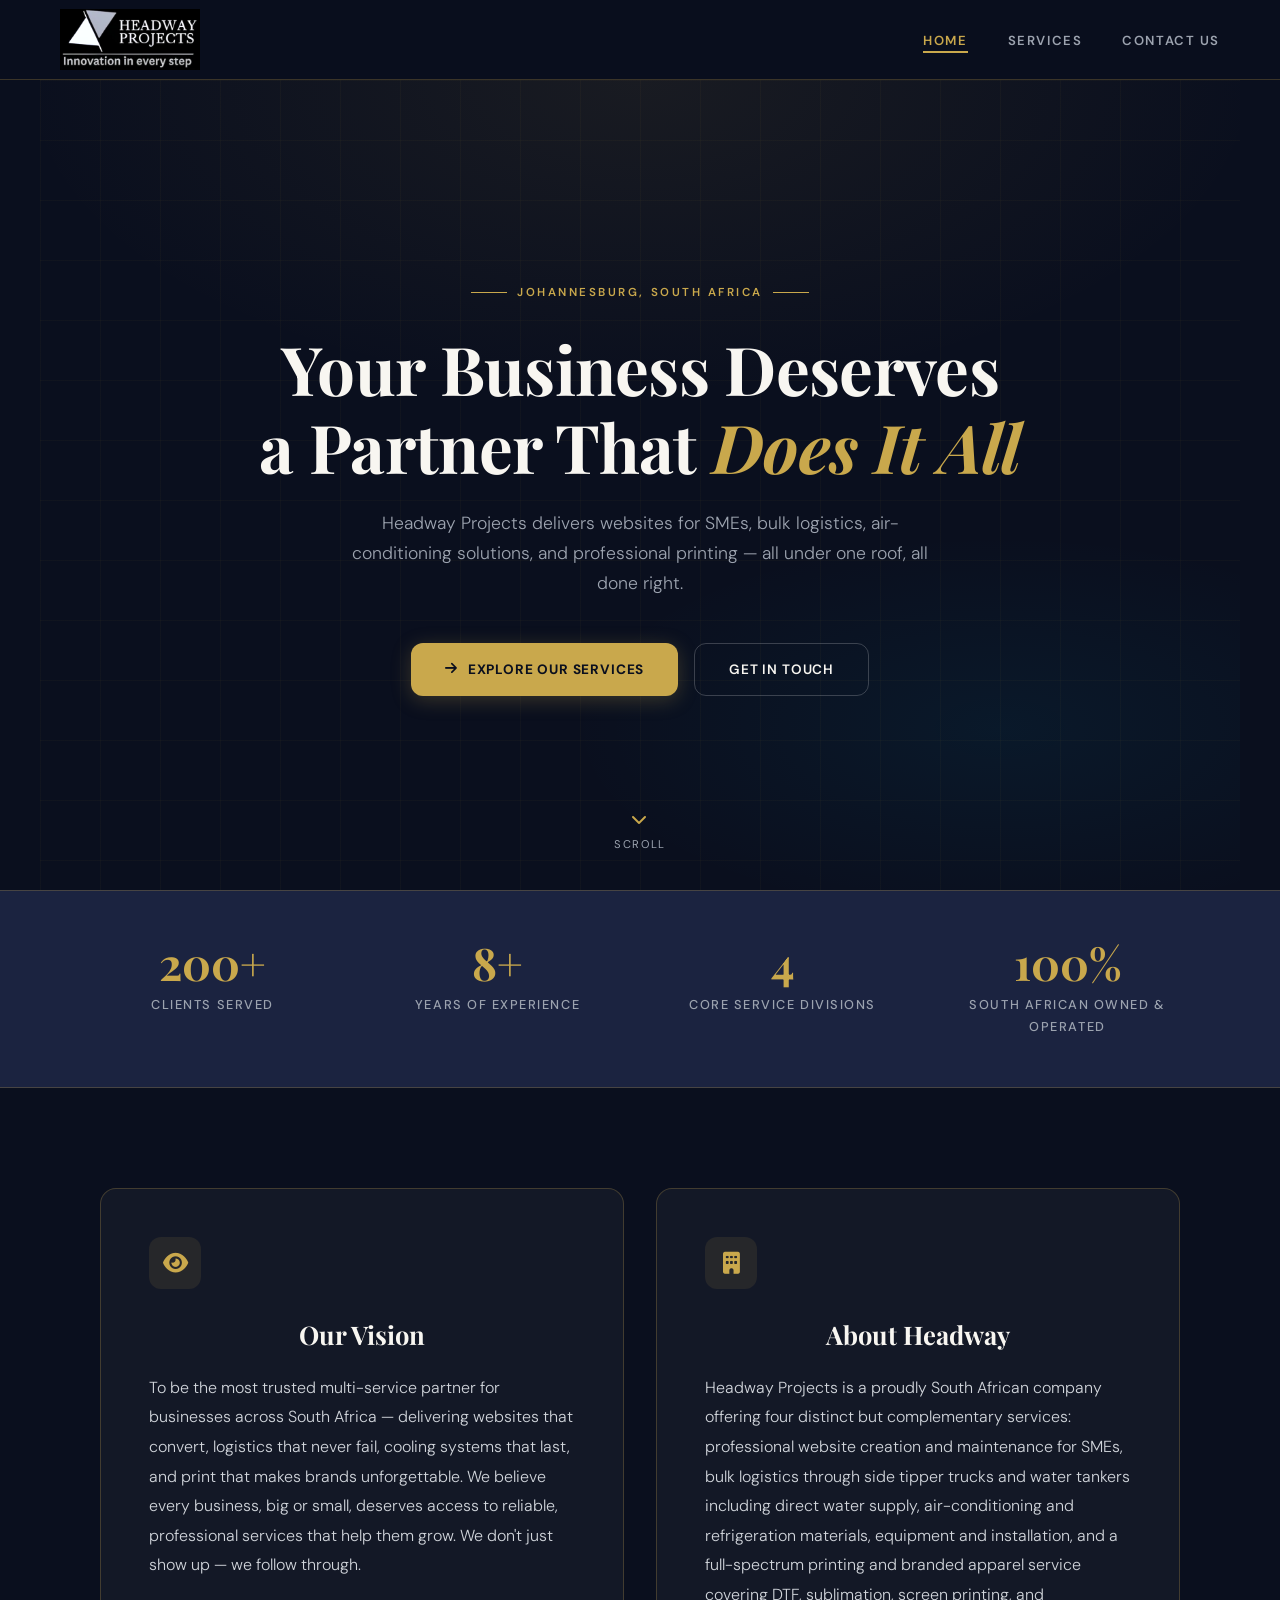
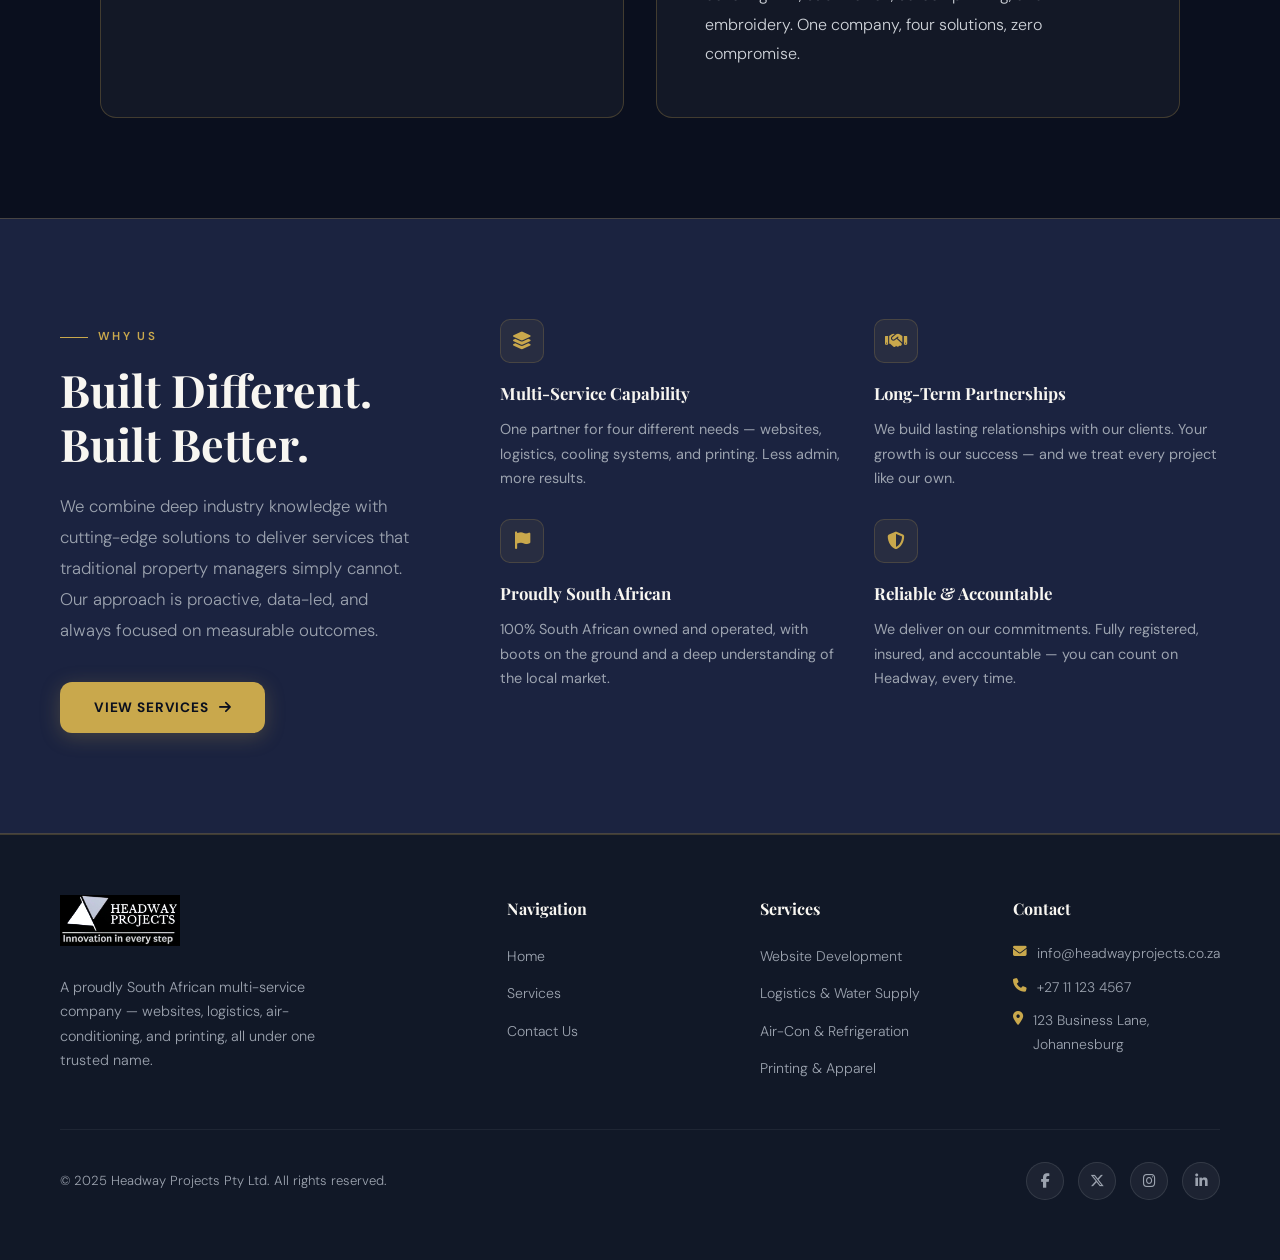
<file: index.html>
<!DOCTYPE html>
<html lang="en">
<head>
  <meta charset="UTF-8" />
  <meta name="viewport" content="width=device-width, initial-scale=1.0" />
  <title>Headway Projects Pty Ltd — Home</title>
  <link rel="stylesheet" href="headway.css" />
  <link rel="stylesheet" href="https://cdnjs.cloudflare.com/ajax/libs/font-awesome/6.5.0/css/all.min.css"/>
</head>
<body>

  <!-- ── NAVBAR ── -->
  <nav class="navbar" id="navbar">
    <img src="images/04f8b7ba-c838-48a6-9ccf-b1238453b609.jpg" class="logo" alt="Headway Projects Logo">
    <ul>
      <li><a href="index.html" class="active">Home</a></li>
      <li><a href="services.html">Services</a></li>
      <li><a href="contact.html">Contact Us</a></li>
    </ul>
  </nav>

  <!-- ── HERO ── -->
  <section class="hero">
    <div class="hero-inner">
      <div class="hero-eyebrow">
        <span></span>
        Johannesburg, South Africa
        <span></span>
      </div>
      <h1>
        Your Business Deserves<br>
        a Partner That <em>Does It All</em>
      </h1>
      <p class="hero-sub">
        Headway Projects delivers websites for SMEs, bulk logistics, air-conditioning solutions, 
        and professional printing — all under one roof, all done right.
      </p>
      <div class="hero-cta-group">
        <a href="services.html" class="btn-primary">
          <i class="fas fa-arrow-right"></i> Explore Our Services
        </a>
        <a href="contact.html" class="btn-outline">
          Get In Touch
        </a>
      </div>
    </div>
    <div class="scroll-indicator">
      <i class="fas fa-chevron-down"></i>
      Scroll
    </div>
  </section>

  <!-- ── STATS BAR ── -->
  <div class="stats-bar">
    <div class="stats-grid">
      <div class="stat-item">
        <div class="number">200+</div>
        <div class="label">Clients Served</div>
      </div>
      <div class="stat-item">
        <div class="number">8+</div>
        <div class="label">Years of Experience</div>
      </div>
      <div class="stat-item">
        <div class="number">4</div>
        <div class="label">Core Service Divisions</div>
      </div>
      <div class="stat-item">
        <div class="number">100%</div>
        <div class="label">South African Owned & Operated</div>
      </div>
    </div>
  </div>

  <!-- ── VISION & ABOUT CARDS ── -->
  <div class="cards-section">
    <div class="info-card">
      <div class="card-icon">
        <i class="fas fa-eye"></i>
      </div>
      <h2 style="text-align:center;">Our Vision</h2>
      <p style="color:#D1D5DB; font-size:1rem; line-height:1.85;">
        To be the most trusted multi-service partner for businesses across South Africa —
        delivering websites that convert, logistics that never fail, cooling systems that last,
        and print that makes brands unforgettable. We believe every business, big or small,
        deserves access to reliable, professional services that help them grow. We don't just
        show up — we follow through.
      </p>
    </div>
    <div class="info-card">
      <div class="card-icon">
        <i class="fas fa-building"></i>
      </div>
      <h2 style="text-align:center;">About Headway</h2>
      <p style="color:#D1D5DB; font-size:1rem; line-height:1.85;">
        Headway Projects is a proudly South African company offering four distinct but
        complementary services: professional website creation and maintenance for SMEs,
        bulk logistics through side tipper trucks and water tankers including direct water
        supply, air-conditioning and refrigeration materials, equipment and installation,
        and a full-spectrum printing and branded apparel service covering DTF, sublimation,
        screen printing, and embroidery. One company, four solutions, zero compromise.
      </p>
    </div>
  </div>

  <!-- ── WHY CHOOSE US ── -->
  <div class="why-us">
    <div class="why-us-inner">
      <div>
        <div class="section-label"><span></span> Why Us</div>
        <h2 class="section-title">Built Different.<br>Built Better.</h2>
        <p class="section-body">
          We combine deep industry knowledge with cutting-edge solutions to deliver services
          that traditional property managers simply cannot. Our approach is proactive,
          data-led, and always focused on measurable outcomes.
        </p>
        <a href="services.html" class="btn-primary" style="margin-top: 36px; display:inline-flex;">
          View Services <i class="fas fa-arrow-right"></i>
        </a>
      </div>
      <div class="why-grid">
        <div class="why-item">
          <div class="why-icon"><i class="fas fa-layer-group"></i></div>
          <h4>Multi-Service Capability</h4>
          <p>One partner for four different needs — websites, logistics, cooling systems, and printing. Less admin, more results.</p>
        </div>
        <div class="why-item">
          <div class="why-icon"><i class="fas fa-handshake"></i></div>
          <h4>Long-Term Partnerships</h4>
          <p>We build lasting relationships with our clients. Your growth is our success — and we treat every project like our own.</p>
        </div>
        <div class="why-item">
          <div class="why-icon"><i class="fas fa-flag"></i></div>
          <h4>Proudly South African</h4>
          <p>100% South African owned and operated, with boots on the ground and a deep understanding of the local market.</p>
        </div>
        <div class="why-item">
          <div class="why-icon"><i class="fas fa-shield-halved"></i></div>
          <h4>Reliable & Accountable</h4>
          <p>We deliver on our commitments. Fully registered, insured, and accountable — you can count on Headway, every time.</p>
        </div>
      </div>
    </div>
  </div>

  <!-- ── FOOTER ── -->
  <footer class="footer">
    <div class="footer-inner">
      <div class="footer-brand">
        <img src="images/04f8b7ba-c838-48a6-9ccf-b1238453b609.jpg" alt="Headway Projects Logo">
        <p>A proudly South African multi-service company — websites, logistics, air-conditioning, and printing, all under one trusted name.</p>
      </div>
      <div class="footer-col">
        <h4>Navigation</h4>
        <ul>
          <li><a href="headway.html">Home</a></li>
          <li><a href="services.html">Services</a></li>
          <li><a href="contact.html">Contact Us</a></li>
        </ul>
      </div>
      <div class="footer-col">
        <h4>Services</h4>
        <ul>
          <li><a href="services.html">Website Development</a></li>
          <li><a href="services.html">Logistics & Water Supply</a></li>
          <li><a href="services.html">Air-Con & Refrigeration</a></li>
          <li><a href="services.html">Printing & Apparel</a></li>
        </ul>
      </div>
      <div class="footer-col">
        <h4>Contact</h4>
        <ul class="footer-contact-list">
          <li><i class="fas fa-envelope"></i> info@headwayprojects.co.za</li>
          <li><i class="fas fa-phone"></i> +27 11 123 4567</li>
          <li><i class="fas fa-location-dot"></i> 123 Business Lane, Johannesburg</li>
        </ul>
      </div>
    </div>
    <div class="footer-bottom">
      <p>&copy; 2025 Headway Projects Pty Ltd. All rights reserved.</p>
      <div class="social-icons">
        <a href="#" aria-label="Facebook"><i class="fab fa-facebook-f"></i></a>
        <a href="#" aria-label="X / Twitter"><i class="fab fa-x-twitter"></i></a>
        <a href="#" aria-label="Instagram"><i class="fab fa-instagram"></i></a>
        <a href="#" aria-label="LinkedIn"><i class="fab fa-linkedin-in"></i></a>
      </div>
    </div>
  </footer>

  <!-- ── SCRIPTS ── -->
  <script>
    // Navbar scroll effect
    const navbar = document.getElementById('navbar');
    window.addEventListener('scroll', () => {
      navbar.classList.toggle('scrolled', window.scrollY > 40);
    });

    // Scroll-reveal animation (Intersection Observer)
    const revealEls = document.querySelectorAll('.info-card, .why-item, .stat-item');
    const observer = new IntersectionObserver((entries) => {
      entries.forEach((entry, i) => {
        if (entry.isIntersecting) {
          setTimeout(() => {
            entry.target.style.opacity = '1';
            entry.target.style.transform = 'translateY(0)';
          }, i * 100);
          observer.unobserve(entry.target);
        }
      });
    }, { threshold: 0.15 });

    revealEls.forEach(el => {
      el.style.opacity = '0';
      el.style.transform = 'translateY(24px)';
      el.style.transition = 'opacity 0.6s ease, transform 0.6s ease';
      observer.observe(el);
    });
  </script>

</body>

</html>
</file>
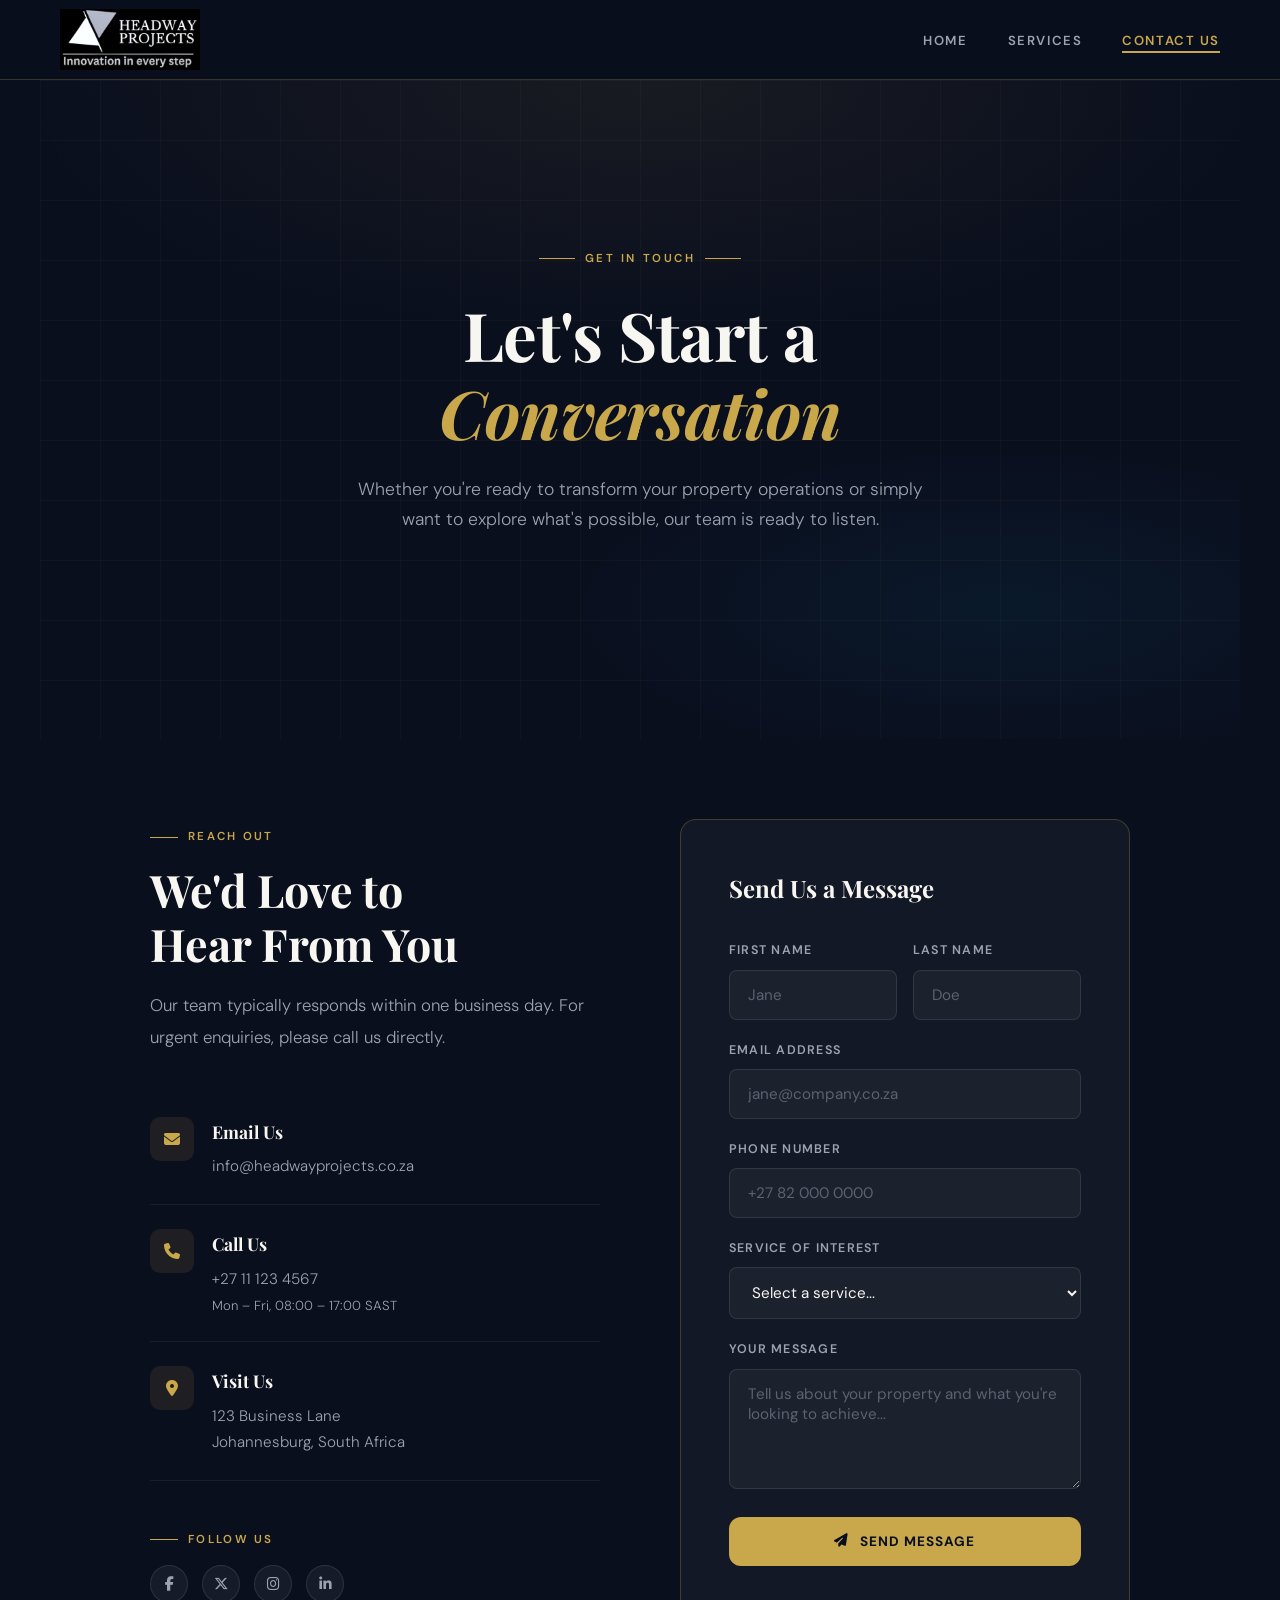
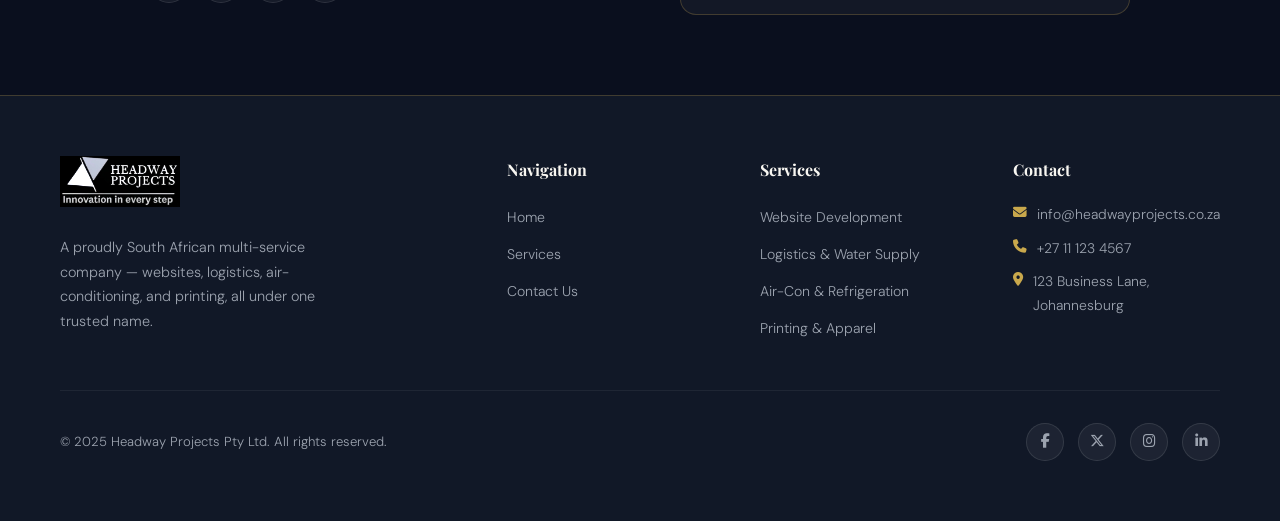
<file: services.html>
<!DOCTYPE html>
<html lang="en">
<head>
  <meta charset="UTF-8" />
  <meta name="viewport" content="width=device-width, initial-scale=1.0"/>
  <title>Contact Us — Headway Projects Pty Ltd</title>
  <link rel="stylesheet" href="headway.css" />
  <link rel="stylesheet" href="https://cdnjs.cloudflare.com/ajax/libs/font-awesome/6.5.0/css/all.min.css"/>
</head>
<body>

  <!-- ── NAVBAR ── -->
  <nav class="navbar" id="navbar">
    <img src="images/04f8b7ba-c838-48a6-9ccf-b1238453b609.jpg" class="logo" alt="Headway Projects Logo">
    <ul>
      <li><a href="index.html">Home</a></li>
      <li><a href="services.html">Services</a></li>
      <li><a href="contact.html" class="active">Contact Us</a></li>
    </ul>
  </nav>

  <!-- ── HERO ── -->
  <section class="hero services-hero">
    <div class="hero-inner">
      <div class="hero-eyebrow"><span></span> Get In Touch <span></span></div>
      <h1>Let's Start a<br><em>Conversation</em></h1>
      <p class="hero-sub">
        Whether you're ready to transform your property operations or simply want to explore 
        what's possible, our team is ready to listen.
      </p>
    </div>
  </section>

  <!-- ── CONTACT SECTION ── -->
  <div class="contact-section">

    <!-- Left: Info -->
    <div class="contact-info">
      <div class="section-label"><span></span> Reach Out</div>
      <h2 class="section-title">We'd Love to<br>Hear From You</h2>
      <p class="section-body" style="margin-bottom: 40px;">
        Our team typically responds within one business day. 
        For urgent enquiries, please call us directly.
      </p>

      <div class="contact-item">
        <div class="contact-item-icon"><i class="fas fa-envelope"></i></div>
        <div>
          <h3>Email Us</h3>
          <p>info@headwayprojects.co.za</p>
        </div>
      </div>
      <div class="contact-item">
        <div class="contact-item-icon"><i class="fas fa-phone"></i></div>
        <div>
          <h3>Call Us</h3>
          <p>+27 11 123 4567</p>
          <p style="font-size:0.82rem; margin-top:2px;">Mon – Fri, 08:00 – 17:00 SAST</p>
        </div>
      </div>
      <div class="contact-item">
        <div class="contact-item-icon"><i class="fas fa-location-dot"></i></div>
        <div>
          <h3>Visit Us</h3>
          <p>123 Business Lane<br>Johannesburg, South Africa</p>
        </div>
      </div>

      <div style="margin-top: 40px;">
        <div class="section-label" style="margin-bottom: 16px;"><span></span> Follow Us</div>
        <div class="social-icons" style="justify-content:flex-start;">
          <a href="#" aria-label="Facebook"><i class="fab fa-facebook-f"></i></a>
          <a href="#" aria-label="X / Twitter"><i class="fab fa-x-twitter"></i></a>
          <a href="#" aria-label="Instagram"><i class="fab fa-instagram"></i></a>
          <a href="#" aria-label="LinkedIn"><i class="fab fa-linkedin-in"></i></a>
        </div>
      </div>
    </div>

    <!-- Right: Form -->
    <div class="contact-form-wrapper">
      <h3>Send Us a Message</h3>
      <form id="contactForm" novalidate>

        <div class="form-row">
          <div class="form-group">
            <label for="firstName">First Name</label>
            <input type="text" id="firstName" name="firstName" placeholder="Jane" required />
          </div>
          <div class="form-group">
            <label for="lastName">Last Name</label>
            <input type="text" id="lastName" name="lastName" placeholder="Doe" required />
          </div>
        </div>

        <div class="form-group">
          <label for="email">Email Address</label>
          <input type="email" id="email" name="email" placeholder="jane@company.co.za" required />
        </div>

        <div class="form-group">
          <label for="phone">Phone Number</label>
          <input type="tel" id="phone" name="phone" placeholder="+27 82 000 0000" />
        </div>

        <div class="form-group">
          <label for="service">Service of Interest</label>
          <select id="service" name="service">
            <option value="" disabled selected>Select a service...</option>
            <option>Website Creation & Maintenance</option>
            <option>Logistics — Side Tipper Trucks</option>
            <option>Logistics — Water Tanker & Supply</option>
            <option>Air-Conditioning Supply & Installation</option>
            <option>Refrigeration Supply & Installation</option>
            <option>DTF Printing</option>
            <option>Sublimation Printing</option>
            <option>Screen Printing</option>
            <option>Embroidery</option>
            <option>Blank / Printed T-Shirts Supply</option>
            <option>General Enquiry</option>
          </select>
        </div>

        <div class="form-group">
          <label for="message">Your Message</label>
          <textarea id="message" name="message" placeholder="Tell us about your property and what you're looking to achieve..." required></textarea>
        </div>

        <button type="submit" class="btn-submit">
          <i class="fas fa-paper-plane"></i> Send Message
        </button>

        <div class="form-success" id="formSuccess">
          <i class="fas fa-circle-check" style="font-size:2rem; margin-bottom:12px; display:block;"></i>
          Thank you! We'll be in touch within one business day.
        </div>
      </form>
    </div>

  </div>

  <!-- ── FOOTER ── -->
  <footer class="footer">
    <div class="footer-inner">
      <div class="footer-brand">
        <img src="images/04f8b7ba-c838-48a6-9ccf-b1238453b609.jpg" alt="Headway Projects Logo">
        <p>A proudly South African multi-service company — websites, logistics, air-conditioning, and printing, all under one trusted name.</p>
      </div>
      <div class="footer-col">
        <h4>Navigation</h4>
        <ul>
          <li><a href="headway.html">Home</a></li>
          <li><a href="services.html">Services</a></li>
          <li><a href="contact.html">Contact Us</a></li>
        </ul>
      </div>
      <div class="footer-col">
        <h4>Services</h4>
        <ul>
          <li><a href="services.html">Website Development</a></li>
          <li><a href="services.html">Logistics & Water Supply</a></li>
          <li><a href="services.html">Air-Con & Refrigeration</a></li>
          <li><a href="services.html">Printing & Apparel</a></li>
        </ul>
      </div>
      <div class="footer-col">
        <h4>Contact</h4>
        <ul class="footer-contact-list">
          <li><i class="fas fa-envelope"></i> info@headwayprojects.co.za</li>
          <li><i class="fas fa-phone"></i> +27 11 123 4567</li>
          <li><i class="fas fa-location-dot"></i> 123 Business Lane, Johannesburg</li>
        </ul>
      </div>
    </div>
    <div class="footer-bottom">
      <p>&copy; 2025 Headway Projects Pty Ltd. All rights reserved.</p>
      <div class="social-icons">
        <a href="#" aria-label="Facebook"><i class="fab fa-facebook-f"></i></a>
        <a href="#" aria-label="X / Twitter"><i class="fab fa-x-twitter"></i></a>
        <a href="#" aria-label="Instagram"><i class="fab fa-instagram"></i></a>
        <a href="#" aria-label="LinkedIn"><i class="fab fa-linkedin-in"></i></a>
      </div>
    </div>
  </footer>

  <!-- ── TOAST ── -->
  <div class="toast" id="toast">
    <i class="fas fa-circle-check"></i>
    <span>Message sent! We'll be in touch soon.</span>
  </div>

  <script>
    // Navbar scroll
    const navbar = document.getElementById('navbar');
    window.addEventListener('scroll', () => {
      navbar.classList.toggle('scrolled', window.scrollY > 40);
    });

    // Form submission
    const form = document.getElementById('contactForm');
    const toast = document.getElementById('toast');
    const success = document.getElementById('formSuccess');

    form.addEventListener('submit', (e) => {
      e.preventDefault();

      // Basic validation
      const required = form.querySelectorAll('[required]');
      let valid = true;
      required.forEach(el => {
        if (!el.value.trim()) {
          el.style.borderColor = '#ef4444';
          valid = false;
        } else {
          el.style.borderColor = '';
        }
      });

      if (!valid) return;

      // Simulate send
      const btn = form.querySelector('.btn-submit');
      btn.innerHTML = '<i class="fas fa-spinner fa-spin"></i> Sending...';
      btn.style.pointerEvents = 'none';

      setTimeout(() => {
        form.style.display = 'none';
        success.style.display = 'block';

        toast.classList.add('show');
        setTimeout(() => toast.classList.remove('show'), 4000);
      }, 1600);
    });

    // Scroll reveal
    const observer = new IntersectionObserver((entries) => {
      entries.forEach(entry => {
        if (entry.isIntersecting) {
          entry.target.style.opacity = '1';
          entry.target.style.transform = 'translateY(0)';
          observer.unobserve(entry.target);
        }
      });
    }, { threshold: 0.1 });

    document.querySelectorAll('.contact-item, .contact-form-wrapper').forEach(el => {
      el.style.opacity = '0';
      el.style.transform = 'translateY(24px)';
      el.style.transition = 'opacity 0.6s ease, transform 0.6s ease';
      observer.observe(el);
    });
  </script>

</body>

</html>
</file>
<file: headway.css>
/* ============================================
   HEADWAY PROJECTS PTY LTD — Stylesheet
   Aesthetic: Corporate Luxury / Refined Power
   ============================================ */

@import url('https://fonts.googleapis.com/css2?family=Playfair+Display:wght@400;600;700&family=DM+Sans:wght@300;400;500;600&display=swap');

/* ── CSS Variables ── */
:root {
  --navy:       #0A0F1E;
  --navy-mid:   #111827;
  --navy-light: #1B2340;
  --gold:       #C9A84C;
  --gold-light: #E2C07A;
  --sky:        #00B7EB;
  --white:      #F8F6F1;
  --muted:      #9CA3AF;
  --glass:      rgba(255, 255, 255, 0.04);
  --glass-border: rgba(201, 168, 76, 0.25);
  --radius:     12px;
  --transition: 0.35s cubic-bezier(0.4, 0, 0.2, 1);
}

/* ── Reset ── */
*, *::before, *::after {
  margin: 0;
  padding: 0;
  box-sizing: border-box;
}

html {
  scroll-behavior: smooth;
}

body {
  background-color: var(--navy);
  color: var(--white);
  font-family: 'DM Sans', sans-serif;
  font-weight: 400;
  line-height: 1.7;
  overflow-x: hidden;
}

/* ── Scrollbar ── */
::-webkit-scrollbar { width: 6px; }
::-webkit-scrollbar-track { background: var(--navy); }
::-webkit-scrollbar-thumb { background: var(--gold); border-radius: 4px; }

/* ── Selection ── */
::selection { background: var(--gold); color: var(--navy); }

/* ============================================
   NAVBAR
   ============================================ */
.navbar {
  position: sticky;
  top: 0;
  z-index: 1000;
  width: 100%;
  background: rgba(10, 15, 30, 0.92);
  backdrop-filter: blur(18px);
  -webkit-backdrop-filter: blur(18px);
  border-bottom: 1px solid var(--glass-border);
  padding: 0 60px;
  display: flex;
  justify-content: space-between;
  align-items: center;
  height: 80px;
  transition: box-shadow var(--transition);
}

.navbar.scrolled {
  box-shadow: 0 8px 40px rgba(0,0,0,0.4);
}

.logo {
  width: 140px;
  height: auto;
  object-fit: contain;
  filter: brightness(1.1);
  transition: transform var(--transition);
}

.logo:hover {
  transform: scale(1.04);
}

.navbar ul {
  display: flex;
  gap: 40px;
  list-style: none;
}

.navbar ul li a {
  text-decoration: none;
  color: var(--muted);
  font-family: 'DM Sans', sans-serif;
  font-size: 0.82rem;
  font-weight: 600;
  letter-spacing: 0.12em;
  text-transform: uppercase;
  position: relative;
  padding-bottom: 4px;
  transition: color var(--transition);
}

.navbar ul li a::after {
  content: '';
  position: absolute;
  bottom: 0;
  left: 0;
  width: 0;
  height: 1.5px;
  background: var(--gold);
  transition: width var(--transition);
}

.navbar ul li a:hover,
.navbar ul li a.active {
  color: var(--gold);
}

.navbar ul li a:hover::after,
.navbar ul li a.active::after {
  width: 100%;
}

/* ============================================
   HERO SECTION
   ============================================ */
.hero {
  position: relative;
  min-height: 90vh;
  display: flex;
  align-items: center;
  justify-content: center;
  overflow: hidden;
  background: var(--navy);
}

/* Animated mesh background */
.hero::before {
  content: '';
  position: absolute;
  inset: 0;
  background:
    radial-gradient(ellipse 80% 60% at 50% 0%, rgba(201,168,76,0.08) 0%, transparent 65%),
    radial-gradient(ellipse 60% 40% at 80% 80%, rgba(0,183,235,0.06) 0%, transparent 60%);
  pointer-events: none;
}

/* Grid overlay */
.hero::after {
  content: '';
  position: absolute;
  inset: 0;
  background-image:
    linear-gradient(rgba(201,168,76,0.04) 1px, transparent 1px),
    linear-gradient(90deg, rgba(201,168,76,0.04) 1px, transparent 1px);
  background-size: 60px 60px;
  pointer-events: none;
}

.hero-inner {
  position: relative;
  z-index: 2;
  text-align: center;
  padding: 60px 40px;
  max-width: 860px;
  animation: heroFade 1.2s ease both;
}

@keyframes heroFade {
  from { opacity: 0; transform: translateY(30px); }
  to   { opacity: 1; transform: translateY(0); }
}

.hero-eyebrow {
  display: inline-flex;
  align-items: center;
  gap: 10px;
  font-size: 0.72rem;
  letter-spacing: 0.22em;
  text-transform: uppercase;
  color: var(--gold);
  font-weight: 600;
  margin-bottom: 28px;
  opacity: 0;
  animation: fadeUp 0.8s 0.3s ease forwards;
}

.hero-eyebrow span {
  width: 36px;
  height: 1px;
  background: var(--gold);
  display: inline-block;
}

.hero h1 {
  font-family: 'Playfair Display', serif;
  font-size: clamp(2.4rem, 5.5vw, 4.2rem);
  font-weight: 700;
  line-height: 1.15;
  letter-spacing: -0.01em;
  color: var(--white);
  margin-bottom: 24px;
  opacity: 0;
  animation: fadeUp 0.9s 0.5s ease forwards;
}

.hero h1 em {
  font-style: italic;
  color: var(--gold);
}

.hero-sub {
  font-size: 1.1rem;
  color: var(--muted);
  max-width: 580px;
  margin: 0 auto 44px;
  font-weight: 300;
  opacity: 0;
  animation: fadeUp 0.9s 0.7s ease forwards;
}

.hero-cta-group {
  display: flex;
  gap: 16px;
  justify-content: center;
  flex-wrap: wrap;
  opacity: 0;
  animation: fadeUp 0.9s 0.9s ease forwards;
}

@keyframes fadeUp {
  from { opacity: 0; transform: translateY(20px); }
  to   { opacity: 1; transform: translateY(0); }
}

/* ── Buttons ── */
.btn-primary {
  display: inline-flex;
  align-items: center;
  gap: 10px;
  padding: 14px 34px;
  background: var(--gold);
  color: var(--navy);
  font-family: 'DM Sans', sans-serif;
  font-weight: 700;
  font-size: 0.85rem;
  letter-spacing: 0.06em;
  text-transform: uppercase;
  text-decoration: none;
  border-radius: var(--radius);
  transition: background var(--transition), transform var(--transition), box-shadow var(--transition);
  box-shadow: 0 4px 20px rgba(201,168,76,0.25);
}

.btn-primary:hover {
  background: var(--gold-light);
  transform: translateY(-2px);
  box-shadow: 0 8px 30px rgba(201,168,76,0.35);
}

.btn-outline {
  display: inline-flex;
  align-items: center;
  gap: 10px;
  padding: 14px 34px;
  background: transparent;
  color: var(--white);
  border: 1.5px solid rgba(255,255,255,0.2);
  font-family: 'DM Sans', sans-serif;
  font-weight: 600;
  font-size: 0.85rem;
  letter-spacing: 0.06em;
  text-transform: uppercase;
  text-decoration: none;
  border-radius: var(--radius);
  transition: border-color var(--transition), color var(--transition), transform var(--transition);
}

.btn-outline:hover {
  border-color: var(--gold);
  color: var(--gold);
  transform: translateY(-2px);
}

/* ── Scroll indicator ── */
.scroll-indicator {
  position: absolute;
  bottom: 36px;
  left: 50%;
  transform: translateX(-50%);
  display: flex;
  flex-direction: column;
  align-items: center;
  gap: 8px;
  color: var(--muted);
  font-size: 0.7rem;
  letter-spacing: 0.14em;
  text-transform: uppercase;
  animation: bounce 2.5s ease infinite;
  opacity: 0;
  animation: fadeIn 1s 1.5s ease forwards, bounce 2.5s 2.5s ease infinite;
}

@keyframes fadeIn { to { opacity: 1; } }

.scroll-indicator i {
  font-size: 1rem;
  color: var(--gold);
}

/* ============================================
   SECTION BASE
   ============================================ */
section {
  padding: 100px 60px;
  max-width: 1200px;
  margin: 0 auto;
}

.section-label {
  display: inline-flex;
  align-items: center;
  gap: 10px;
  font-size: 0.72rem;
  letter-spacing: 0.2em;
  text-transform: uppercase;
  color: var(--gold);
  font-weight: 600;
  margin-bottom: 16px;
}

.section-label span {
  width: 28px;
  height: 1px;
  background: var(--gold);
  display: inline-block;
}

.section-title {
  font-family: 'Playfair Display', serif;
  font-size: clamp(2rem, 3.5vw, 2.8rem);
  font-weight: 700;
  line-height: 1.2;
  color: var(--white);
  margin-bottom: 20px;
}

.section-body {
  font-size: 1.05rem;
  color: var(--muted);
  max-width: 680px;
  font-weight: 300;
  line-height: 1.85;
}

/* ============================================
   STATS BAR (homepage)
   ============================================ */
.stats-bar {
  background: var(--navy-light);
  border-top: 1px solid var(--glass-border);
  border-bottom: 1px solid var(--glass-border);
  padding: 50px 60px;
}

.stats-grid {
  max-width: 1100px;
  margin: 0 auto;
  display: grid;
  grid-template-columns: repeat(4, 1fr);
  gap: 40px;
  text-align: center;
}

.stat-item .number {
  font-family: 'Playfair Display', serif;
  font-size: 2.8rem;
  font-weight: 700;
  color: var(--gold);
  line-height: 1;
  margin-bottom: 8px;
}

.stat-item .label {
  font-size: 0.8rem;
  letter-spacing: 0.12em;
  text-transform: uppercase;
  color: var(--muted);
  font-weight: 500;
}

/* ============================================
   VISION / ABOUT CARDS (homepage)
   ============================================ */
.cards-section {
  padding: 100px 60px;
  max-width: 1200px;
  margin: 0 auto;
  display: grid;
  grid-template-columns: 1fr 1fr;
  gap: 32px;
}

.info-card {
  background: var(--glass);
  border: 1px solid var(--glass-border);
  border-radius: 16px;
  padding: 48px;
  position: relative;
  overflow: hidden;
  transition: border-color var(--transition), transform var(--transition);
}

.info-card::before {
  content: '';
  position: absolute;
  top: 0;
  left: 0;
  right: 0;
  height: 2px;
  background: linear-gradient(90deg, transparent, var(--gold), transparent);
  opacity: 0;
  transition: opacity var(--transition);
}

.info-card:hover {
  border-color: rgba(201,168,76,0.5);
  transform: translateY(-4px);
}

.info-card:hover::before {
  opacity: 1;
}

.card-icon {
  width: 52px;
  height: 52px;
  background: rgba(201,168,76,0.1);
  border-radius: 12px;
  display: flex;
  align-items: center;
  justify-content: center;
  margin-bottom: 24px;
}

.card-icon i {
  font-size: 1.4rem;
  color: var(--gold);
}

.info-card h2 {
  font-family: 'Playfair Display', serif;
  font-size: 1.6rem;
  font-weight: 700;
  color: var(--white);
  margin-bottom: 16px;
}

.info-card p {
  font-size: 1rem;
  color: var(--muted);
  line-height: 1.85;
  font-weight: 300;
}

/* ============================================
   WHY CHOOSE US (homepage)
   ============================================ */
.why-us {
  background: var(--navy-light);
  padding: 100px 60px;
  border-top: 1px solid var(--glass-border);
  border-bottom: 1px solid var(--glass-border);
}

.why-us-inner {
  max-width: 1200px;
  margin: 0 auto;
  display: grid;
  grid-template-columns: 1fr 2fr;
  gap: 80px;
  align-items: start;
}

.why-grid {
  display: grid;
  grid-template-columns: 1fr 1fr;
  gap: 28px;
}

.why-item {
  display: flex;
  flex-direction: column;
  gap: 10px;
}

.why-item .why-icon {
  width: 44px;
  height: 44px;
  background: rgba(201,168,76,0.08);
  border: 1px solid rgba(201,168,76,0.2);
  border-radius: 10px;
  display: flex;
  align-items: center;
  justify-content: center;
  margin-bottom: 6px;
}

.why-item .why-icon i {
  color: var(--gold);
  font-size: 1.1rem;
}

.why-item h4 {
  font-family: 'Playfair Display', serif;
  font-size: 1.05rem;
  color: var(--white);
}

.why-item p {
  font-size: 0.9rem;
  color: var(--muted);
  line-height: 1.7;
}

/* ============================================
   SERVICES PAGE
   ============================================ */
.services-hero {
  min-height: 45vh;
}

.services-grid-section {
  padding: 80px 60px;
  max-width: 1200px;
  margin: 0 auto;
}

.services-grid {
  display: grid;
  grid-template-columns: repeat(3, 1fr);
  gap: 28px;
  margin-top: 60px;
}

.service-card {
  background: var(--glass);
  border: 1px solid var(--glass-border);
  border-radius: 16px;
  padding: 40px 36px;
  position: relative;
  overflow: hidden;
  transition: transform var(--transition), border-color var(--transition), box-shadow var(--transition);
}

.service-card::after {
  content: '';
  position: absolute;
  bottom: 0;
  left: 0;
  right: 0;
  height: 3px;
  background: linear-gradient(90deg, var(--gold), var(--sky));
  transform: scaleX(0);
  transition: transform var(--transition);
  transform-origin: left;
}

.service-card:hover {
  transform: translateY(-6px);
  border-color: rgba(201,168,76,0.4);
  box-shadow: 0 20px 60px rgba(0,0,0,0.3);
}

.service-card:hover::after {
  transform: scaleX(1);
}

.service-num {
  font-family: 'Playfair Display', serif;
  font-size: 3rem;
  color: rgba(201,168,76,0.12);
  font-weight: 700;
  line-height: 1;
  margin-bottom: 16px;
}

.service-card h3 {
  font-family: 'Playfair Display', serif;
  font-size: 1.25rem;
  color: var(--white);
  margin-bottom: 14px;
}

.service-icon {
  width: 50px;
  height: 50px;
  background: rgba(201,168,76,0.1);
  border-radius: 12px;
  display: flex;
  align-items: center;
  justify-content: center;
  margin-bottom: 20px;
}

.service-icon i {
  color: var(--gold);
  font-size: 1.3rem;
}

.service-card p {
  font-size: 0.93rem;
  color: var(--muted);
  line-height: 1.75;
  font-weight: 300;
}

.service-tag {
  display: inline-block;
  margin-top: 20px;
  font-size: 0.72rem;
  letter-spacing: 0.12em;
  text-transform: uppercase;
  color: var(--sky);
  font-weight: 600;
}

/* ============================================
   CONTACT PAGE
   ============================================ */
.contact-section {
  padding: 80px 60px;
  max-width: 1100px;
  margin: 0 auto;
  display: grid;
  grid-template-columns: 1fr 1fr;
  gap: 80px;
  align-items: start;
}

.contact-info h3 {
  font-family: 'Playfair Display', serif;
  font-size: 1.1rem;
  color: var(--white);
  margin-bottom: 8px;
}

.contact-item {
  display: flex;
  align-items: flex-start;
  gap: 18px;
  padding: 24px 0;
  border-bottom: 1px solid rgba(255,255,255,0.06);
}

.contact-item:last-of-type {
  border-bottom: none;
}

.contact-item-icon {
  width: 44px;
  height: 44px;
  background: rgba(201,168,76,0.1);
  border-radius: 10px;
  display: flex;
  align-items: center;
  justify-content: center;
  flex-shrink: 0;
}

.contact-item-icon i {
  color: var(--gold);
  font-size: 1rem;
}

.contact-item p {
  color: var(--muted);
  font-size: 0.95rem;
  font-weight: 300;
  margin-top: 4px;
}

/* ── Contact Form ── */
.contact-form-wrapper {
  background: var(--glass);
  border: 1px solid var(--glass-border);
  border-radius: 16px;
  padding: 48px;
}

.contact-form-wrapper h3 {
  font-family: 'Playfair Display', serif;
  font-size: 1.5rem;
  color: var(--white);
  margin-bottom: 32px;
}

.form-group {
  margin-bottom: 20px;
}

.form-group label {
  display: block;
  font-size: 0.78rem;
  letter-spacing: 0.1em;
  text-transform: uppercase;
  color: var(--muted);
  font-weight: 600;
  margin-bottom: 8px;
}

.form-group input,
.form-group textarea,
.form-group select {
  width: 100%;
  background: rgba(255,255,255,0.04);
  border: 1px solid rgba(255,255,255,0.1);
  border-radius: 8px;
  padding: 14px 18px;
  color: var(--white);
  font-family: 'DM Sans', sans-serif;
  font-size: 0.95rem;
  outline: none;
  transition: border-color var(--transition);
  resize: vertical;
}

.form-group input::placeholder,
.form-group textarea::placeholder {
  color: rgba(156,163,175,0.5);
}

.form-group input:focus,
.form-group textarea:focus,
.form-group select:focus {
  border-color: var(--gold);
}

.form-group select option {
  background: var(--navy-mid);
}

.form-group textarea {
  min-height: 120px;
}

.form-row {
  display: grid;
  grid-template-columns: 1fr 1fr;
  gap: 16px;
}

.btn-submit {
  width: 100%;
  padding: 16px;
  background: var(--gold);
  color: var(--navy);
  border: none;
  border-radius: var(--radius);
  font-family: 'DM Sans', sans-serif;
  font-weight: 700;
  font-size: 0.85rem;
  letter-spacing: 0.08em;
  text-transform: uppercase;
  cursor: pointer;
  transition: background var(--transition), transform var(--transition), box-shadow var(--transition);
  margin-top: 10px;
  display: flex;
  align-items: center;
  justify-content: center;
  gap: 10px;
}

.btn-submit:hover {
  background: var(--gold-light);
  transform: translateY(-2px);
  box-shadow: 0 8px 24px rgba(201,168,76,0.3);
}

.form-success {
  display: none;
  text-align: center;
  padding: 20px;
  color: var(--gold);
  font-family: 'Playfair Display', serif;
  font-size: 1.1rem;
}

/* ============================================
   FOOTER
   ============================================ */
.footer {
  background: var(--navy-mid);
  border-top: 1px solid var(--glass-border);
  padding: 60px;
}

.footer-inner {
  max-width: 1200px;
  margin: 0 auto;
  display: grid;
  grid-template-columns: 2fr 1fr 1fr 1fr;
  gap: 60px;
  padding-bottom: 48px;
  border-bottom: 1px solid rgba(255,255,255,0.06);
}

.footer-brand img {
  width: 120px;
  height: auto;
  margin-bottom: 20px;
  filter: brightness(1.2);
}

.footer-brand p {
  font-size: 0.9rem;
  color: var(--muted);
  font-weight: 300;
  line-height: 1.7;
  max-width: 260px;
}

.footer-col h4 {
  font-family: 'Playfair Display', serif;
  font-size: 1rem;
  color: var(--white);
  margin-bottom: 20px;
}

.footer-col ul {
  list-style: none;
  display: flex;
  flex-direction: column;
  gap: 10px;
}

.footer-col ul li a {
  text-decoration: none;
  color: var(--muted);
  font-size: 0.88rem;
  font-weight: 300;
  transition: color var(--transition);
}

.footer-col ul li a:hover {
  color: var(--gold);
}

.footer-contact-list {
  list-style: none;
  display: flex;
  flex-direction: column;
  gap: 12px;
}

.footer-contact-list li {
  display: flex;
  align-items: flex-start;
  gap: 10px;
  font-size: 0.87rem;
  color: var(--muted);
  font-weight: 300;
}

.footer-contact-list li i {
  color: var(--gold);
  font-size: 0.85rem;
  margin-top: 3px;
  flex-shrink: 0;
}

.footer-bottom {
  max-width: 1200px;
  margin: 32px auto 0;
  display: flex;
  justify-content: space-between;
  align-items: center;
  flex-wrap: wrap;
  gap: 16px;
}

.footer-bottom p {
  font-size: 0.82rem;
  color: var(--muted);
  font-weight: 300;
}

.social-icons {
  display: flex;
  gap: 14px;
}

.social-icons a {
  width: 38px;
  height: 38px;
  border-radius: 50%;
  background: rgba(255,255,255,0.05);
  border: 1px solid rgba(255,255,255,0.1);
  display: flex;
  align-items: center;
  justify-content: center;
  color: var(--muted);
  font-size: 0.9rem;
  text-decoration: none;
  transition: background var(--transition), color var(--transition), border-color var(--transition);
}

.social-icons a:hover {
  background: var(--gold);
  color: var(--navy);
  border-color: var(--gold);
}

/* ── Wide service card (spans full row) ── */
.service-card--wide {
  grid-column: 1 / -1;
}

/* ── Print methods sub-grid ── */
.print-methods {
  display: grid;
  grid-template-columns: 1fr 1fr;
  gap: 20px;
  margin-top: 24px;
}

.print-method {
  display: flex;
  gap: 16px;
  align-items: flex-start;
  background: rgba(255,255,255,0.03);
  border: 1px solid rgba(201,168,76,0.12);
  border-radius: 10px;
  padding: 18px;
  transition: border-color var(--transition);
}

.print-method:hover {
  border-color: rgba(201,168,76,0.35);
}

.print-method-icon {
  width: 38px;
  height: 38px;
  background: rgba(201,168,76,0.1);
  border-radius: 8px;
  display: flex;
  align-items: center;
  justify-content: center;
  flex-shrink: 0;
}

.print-method-icon i {
  color: var(--gold);
  font-size: 1rem;
}

.print-method h4 {
  font-family: 'Playfair Display', serif;
  font-size: 0.95rem;
  color: var(--white);
  margin-bottom: 6px;
}

.print-method p {
  font-size: 0.85rem;
  color: var(--muted);
  line-height: 1.65;
  font-weight: 300;
}

@media (max-width: 768px) {
  .print-methods {
    grid-template-columns: 1fr;
  }
}


.toast {
  position: fixed;
  bottom: 32px;
  right: 32px;
  background: var(--navy-light);
  border: 1px solid var(--gold);
  border-radius: 12px;
  padding: 18px 26px;
  color: var(--white);
  font-size: 0.92rem;
  display: flex;
  align-items: center;
  gap: 12px;
  box-shadow: 0 12px 40px rgba(0,0,0,0.4);
  transform: translateY(20px);
  opacity: 0;
  transition: all 0.4s ease;
  z-index: 9999;
  pointer-events: none;
}

.toast.show {
  transform: translateY(0);
  opacity: 1;
}

.toast i {
  color: var(--gold);
}

/* ============================================
   RESPONSIVE
   ============================================ */
@media (max-width: 1024px) {
  .navbar { padding: 0 30px; }
  .footer-inner { grid-template-columns: 1fr 1fr; gap: 40px; }
  .cards-section { grid-template-columns: 1fr; }
  .why-us-inner { grid-template-columns: 1fr; gap: 48px; }
  .services-grid { grid-template-columns: 1fr 1fr; }
  .contact-section { grid-template-columns: 1fr; gap: 48px; }
}

@media (max-width: 768px) {
  section, .services-grid-section { padding: 60px 24px; }
  .navbar { padding: 0 24px; height: 68px; }
  .navbar ul { gap: 20px; }
  .stats-grid { grid-template-columns: 1fr 1fr; }
  .services-grid { grid-template-columns: 1fr; }
  .why-grid { grid-template-columns: 1fr; }
  .footer { padding: 48px 24px; }
  .footer-inner { grid-template-columns: 1fr; gap: 32px; }
  .footer-bottom { flex-direction: column; text-align: center; }
  .form-row { grid-template-columns: 1fr; }
  .contact-section { padding: 60px 24px; }
  .cards-section { padding: 60px 24px; }
  .stats-bar { padding: 40px 24px; }
  .why-us { padding: 60px 24px; }
}

@media (max-width: 480px) {
  .hero-inner { padding: 60px 20px; }
  .stats-grid { grid-template-columns: 1fr 1fr; gap: 24px; }
  .navbar ul { gap: 14px; }
  .navbar ul li a { font-size: 0.72rem; }
}
</file>
